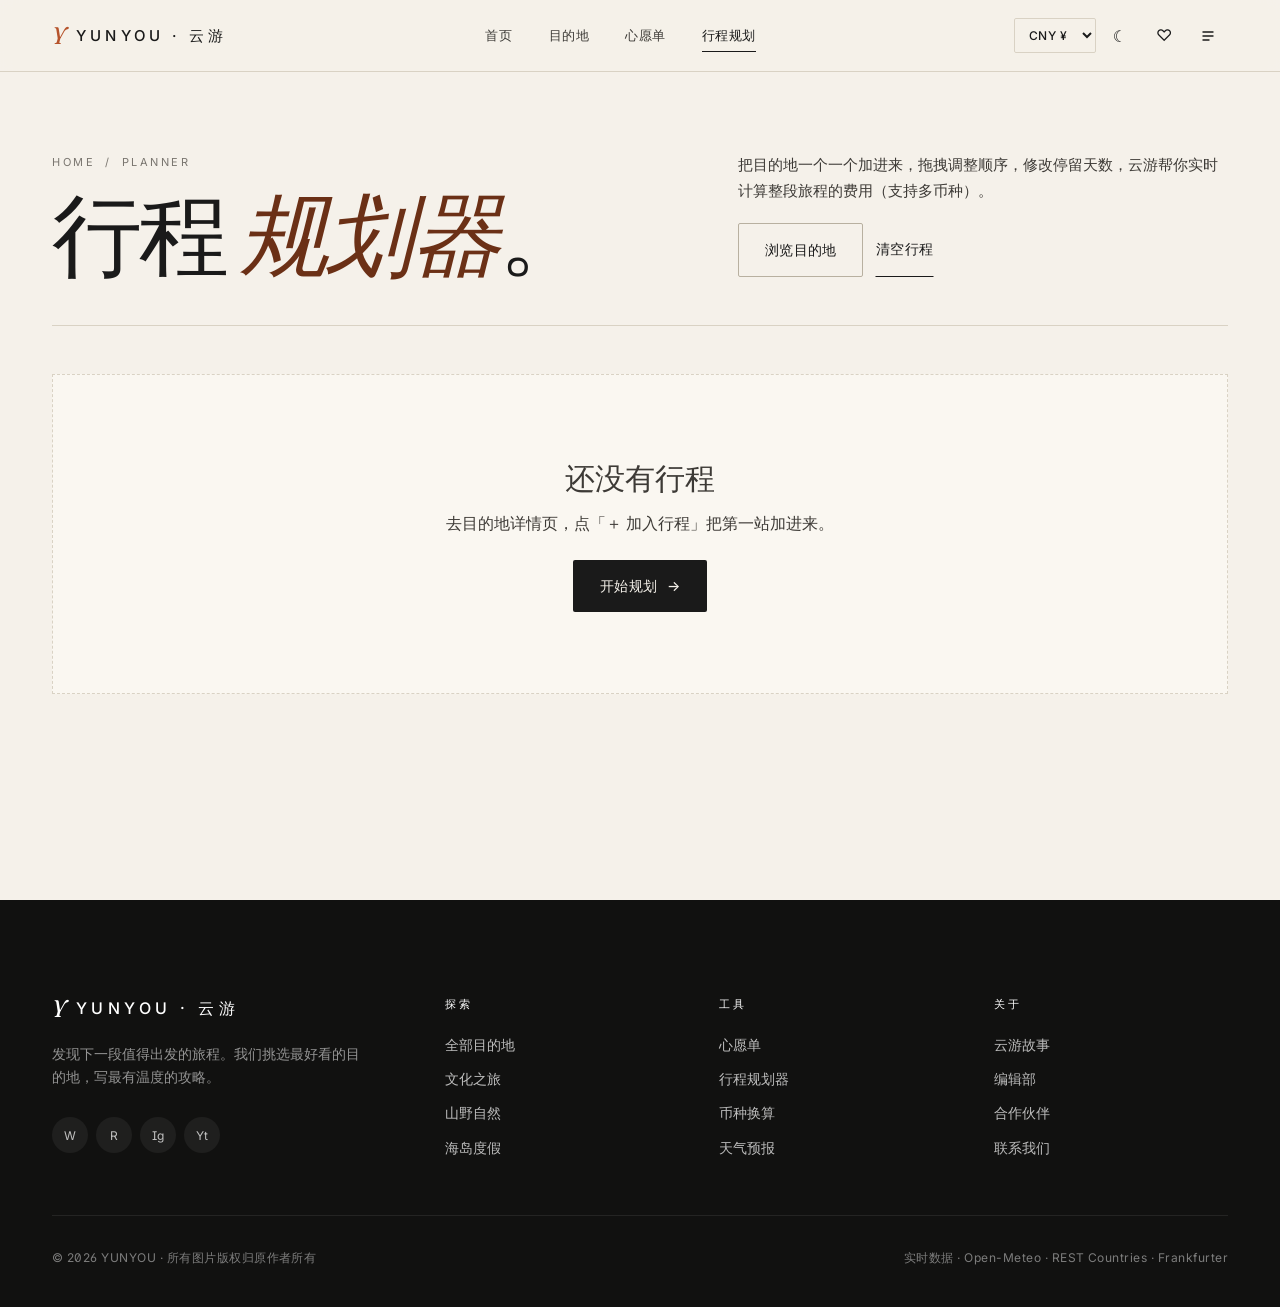
<file: planner.html>
<!DOCTYPE html>
<html lang="zh-CN">
<head>
  <meta charset="UTF-8" />
  <meta name="viewport" content="width=device-width, initial-scale=1" />
  <title>行程规划器 · 云游</title>
  <link rel="icon" href="data:image/svg+xml,%3Csvg xmlns='http://www.w3.org/2000/svg' viewBox='0 0 100 100'%3E%3Ctext y='74' font-size='80' font-family='serif' font-style='italic' fill='%23b6532b'%3EY%3C/text%3E%3C/svg%3E" />
  <link rel="preconnect" href="https://fonts.googleapis.com" />
  <link rel="preconnect" href="https://fonts.gstatic.com" crossorigin />
  <link href="https://fonts.googleapis.com/css2?family=Fraunces:ital,opsz,wght,SOFT,WONK@0,9..144,300..500,30..100,0..1;1,9..144,300..500,30..100,0..1&family=Inter:wght@400;500;600&display=swap" rel="stylesheet">
  <link rel="stylesheet" href="assets/css/main.css" />
  <link rel="stylesheet" href="assets/css/home.css" />
  <link rel="stylesheet" href="assets/css/tools.css" />
</head>
<body>
  <div data-chrome="header"></div>

  <section class="tool-page">
    <div class="container">
      <div class="tool-head">
        <div>
          <div class="crumbs">
            <a href="index.html">HOME</a><span class="sep">/</span><span>PLANNER</span>
          </div>
          <h1>行程 <em>规划器</em>。</h1>
        </div>
        <div class="summary">
          把目的地一个一个加进来，拖拽调整顺序，修改停留天数，云游帮你实时计算整段旅程的费用（支持多币种）。
          <div style="margin-top:20px;display:flex;gap:12px;">
            <a class="btn btn--outline" href="destinations.html">浏览目的地</a>
            <button class="btn btn--link" data-plan-clear>清空行程</button>
          </div>
        </div>
      </div>

      <div class="planner-grid" data-plan-body style="display:none">
        <div class="plan-list" data-plan-list></div>

        <aside class="plan-summary">
          <div class="sum-sub">SUMMARY · <span data-plan-head-count>0</span> STOPS</div>
          <h3>预算 <em>概览</em></h3>
          <div class="sum-row">
            <span class="l">目的地数量</span>
            <span class="v" data-plan-destinations>0</span>
          </div>
          <div class="sum-row">
            <span class="l">总行程时长</span>
            <span class="v" data-plan-days>0 天</span>
          </div>
          <div class="sum-row">
            <span class="l">小计</span>
            <span class="v" data-plan-subtotal>—</span>
          </div>
          <div class="sum-row">
            <span class="l">预订服务费 (8%)</span>
            <span class="v" data-plan-fee>—</span>
          </div>
          <div class="sum-total">
            <span class="l">TOTAL</span>
            <span class="v" data-plan-total>—</span>
          </div>
          <div class="sum-actions">
            <button class="btn btn--primary" data-plan-export>导出行程 <span class="arrow">↓</span></button>
            <a class="btn btn--outline" href="destinations.html">继续添加目的地</a>
          </div>
        </aside>
      </div>

      <div class="tool-empty" data-plan-empty style="display:block">
        <h3>还没有行程</h3>
        <p>去目的地详情页，点「＋ 加入行程」把第一站加进来。</p>
        <a class="btn btn--primary" href="destinations.html">开始规划 <span class="arrow">→</span></a>
      </div>
    </div>
  </section>

  <div data-chrome="footer"></div>

  <script src="assets/data/destinations.js"></script>
  <script src="assets/js/features.js"></script>
  <script src="assets/js/ui.js"></script>
  <script src="assets/js/planner.js"></script>
</body>
</html>
</file>
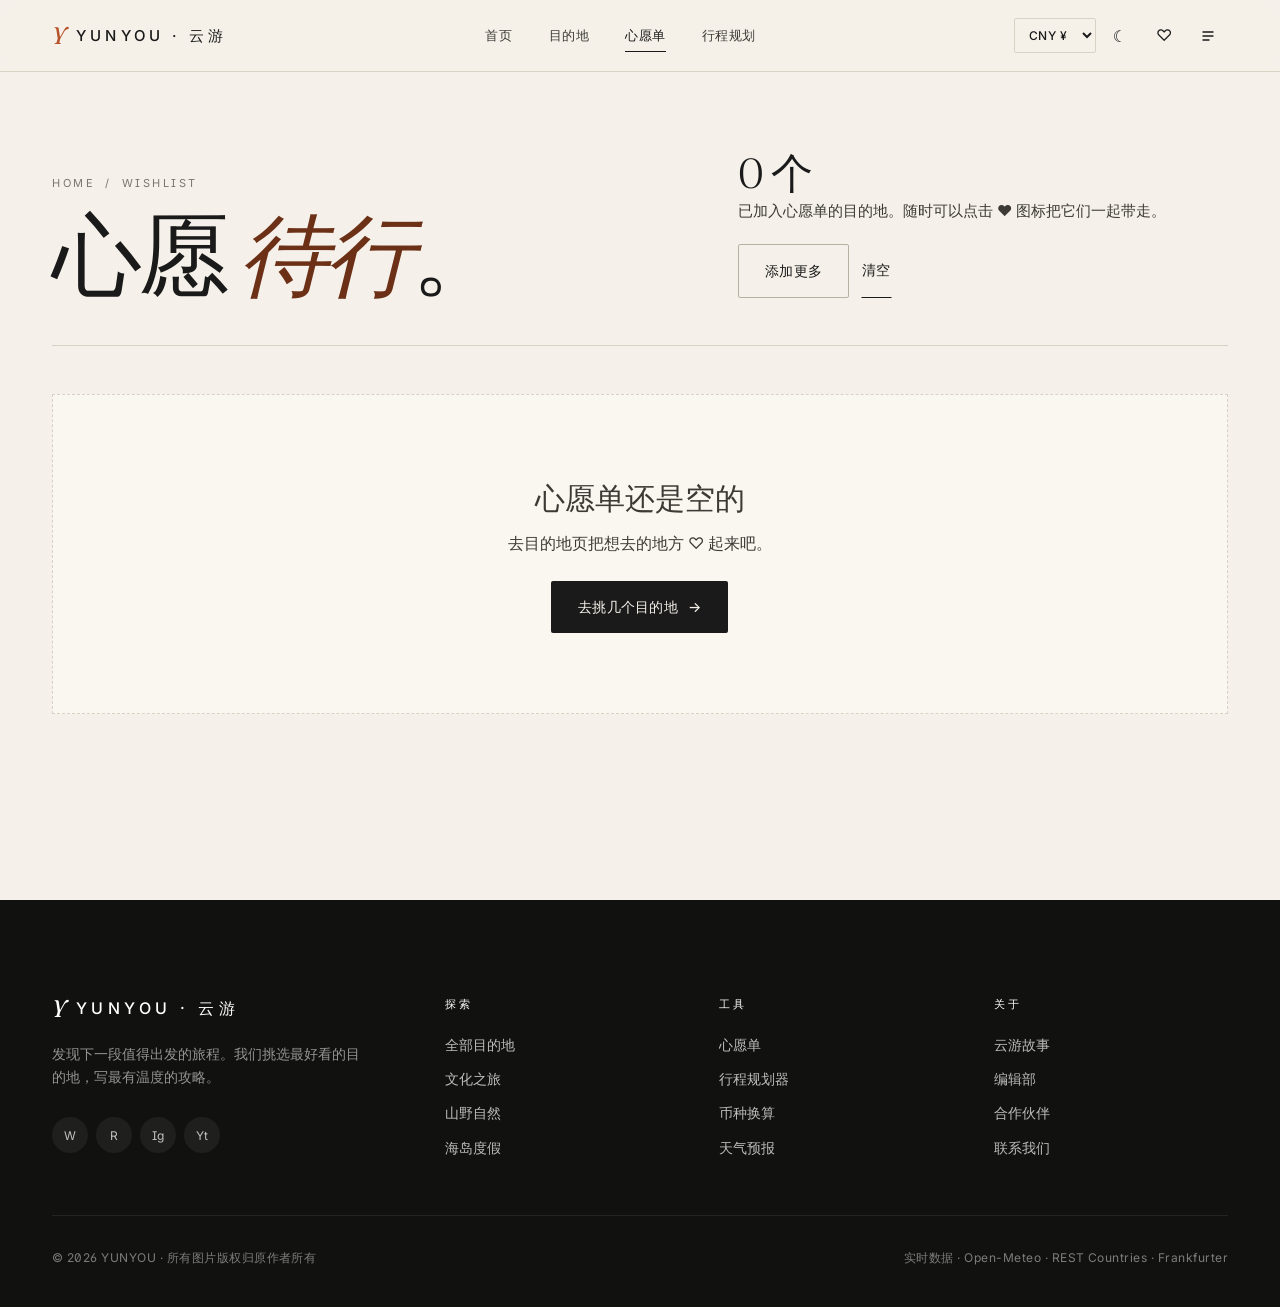
<file: wishlist.html>
<!DOCTYPE html>
<html lang="zh-CN">
<head>
  <meta charset="UTF-8" />
  <meta name="viewport" content="width=device-width, initial-scale=1" />
  <title>我的心愿单 · 云游</title>
  <link rel="icon" href="data:image/svg+xml,%3Csvg xmlns='http://www.w3.org/2000/svg' viewBox='0 0 100 100'%3E%3Ctext y='74' font-size='80' font-family='serif' font-style='italic' fill='%23b6532b'%3EY%3C/text%3E%3C/svg%3E" />
  <link rel="preconnect" href="https://fonts.googleapis.com" />
  <link rel="preconnect" href="https://fonts.gstatic.com" crossorigin />
  <link href="https://fonts.googleapis.com/css2?family=Fraunces:ital,opsz,wght,SOFT,WONK@0,9..144,300..500,30..100,0..1;1,9..144,300..500,30..100,0..1&family=Inter:wght@400;500;600&display=swap" rel="stylesheet">
  <link rel="stylesheet" href="assets/css/main.css" />
  <link rel="stylesheet" href="assets/css/home.css" />
  <link rel="stylesheet" href="assets/css/list.css" />
  <link rel="stylesheet" href="assets/css/tools.css" />
</head>
<body>
  <div data-chrome="header"></div>

  <section class="tool-page">
    <div class="container">
      <div class="tool-head">
        <div>
          <div class="crumbs">
            <a href="index.html">HOME</a><span class="sep">/</span><span>WISHLIST</span>
          </div>
          <h1>心愿 <em>待行</em>。</h1>
        </div>
        <div class="summary">
          <strong><span data-wish-total>0</span> 个</strong>
          已加入心愿单的目的地。随时可以点击 ♥ 图标把它们一起带走。
          <div style="margin-top:20px;display:flex;gap:12px;">
            <a class="btn btn--outline" href="destinations.html">添加更多</a>
            <button class="btn btn--link" data-wish-clear>清空</button>
          </div>
        </div>
      </div>

      <div class="wish-grid editorial-grid" data-wish-grid></div>

      <div class="tool-empty" data-wish-empty style="display:none">
        <h3>心愿单还是空的</h3>
        <p>去目的地页把想去的地方 ♡ 起来吧。</p>
        <a class="btn btn--primary" href="destinations.html">去挑几个目的地 <span class="arrow">→</span></a>
      </div>
    </div>
  </section>

  <div data-chrome="footer"></div>

  <script src="assets/data/destinations.js"></script>
  <script src="assets/js/features.js"></script>
  <script src="assets/js/ui.js"></script>
  <script src="assets/js/wishlist.js"></script>
</body>
</html>
</file>
<file: assets/css/main.css>
/* -------- variables -------- */
/* 灵感：杂志风 · 米白底 · 墨黑字 · 陶土色点缀 */
:root {
  --c-bg: #f5f1ea;
  --c-bg-soft: #ece6db;
  --c-paper: #faf7f1;
  --c-ink: #1a1a1a;
  --c-ink-soft: #3d3a36;
  --c-ink-mute: #7a7670;
  --c-line: #d9d2c4;
  --c-line-strong: #b8b0a0;
  --c-dark: #111110;
  --c-dark-soft: #1e1d1b;
  --c-accent: #b6532b;
  --c-accent-soft: #d77b52;
  --c-accent-ink: #6b3016;
  --c-sage: #4a5d4a;
  --c-gold: #a88537;
  --shadow-xs: 0 1px 2px rgba(26, 26, 26, 0.04);
  --shadow-sm: 0 2px 8px rgba(26, 26, 26, 0.06);
  --shadow-md: 0 12px 28px rgba(26, 26, 26, 0.08);
  --shadow-lg: 0 28px 60px rgba(26, 26, 26, 0.12);
  --radius-sm: 6px;
  --radius-md: 12px;
  --radius-lg: 18px;
  --radius-xl: 26px;
  --header-h: 72px;
  --max-w: 1240px;
  --ease-out: cubic-bezier(0.22, 1, 0.36, 1);
  --ease-spring: cubic-bezier(0.34, 1.45, 0.64, 1);
  --font-display: "Fraunces", "Noto Serif SC", "Source Han Serif SC", "Songti SC", Georgia, serif;
  --font-body: "Inter", "PingFang SC", "Noto Sans SC", "Microsoft YaHei", system-ui, -apple-system, sans-serif;
}

[data-theme="dark"] {
  --c-bg: #141311;
  --c-bg-soft: #1c1a17;
  --c-paper: #1a1814;
  --c-ink: #f0ebe1;
  --c-ink-soft: #c8c1b3;
  --c-ink-mute: #8a8479;
  --c-line: #2e2a24;
  --c-line-strong: #423d35;
  --c-dark: #0a0a09;
  --c-dark-soft: #15130f;
  --c-accent: #d77b52;
  --c-accent-soft: #e5956f;
  --c-accent-ink: #f0b492;
  --shadow-sm: 0 2px 8px rgba(0, 0, 0, 0.3);
  --shadow-md: 0 12px 28px rgba(0, 0, 0, 0.35);
  --shadow-lg: 0 28px 60px rgba(0, 0, 0, 0.5);
}

/* -------- reset -------- */
*, *::before, *::after { box-sizing: border-box; }
html, body { margin: 0; padding: 0; }
html {
  scroll-behavior: smooth;
  -webkit-text-size-adjust: 100%;
}
body {
  font-family: var(--font-body);
  color: var(--c-ink);
  background: var(--c-bg);
  line-height: 1.6;
  font-feature-settings: "ss01", "ss02";
  -webkit-font-smoothing: antialiased;
  -moz-osx-font-smoothing: grayscale;
  overflow-x: hidden;
  transition: background-color 0.4s ease, color 0.4s ease;
}
img { max-width: 100%; display: block; }
a { color: inherit; text-decoration: none; }
button { font-family: inherit; cursor: pointer; border: none; background: none; color: inherit; }
input, select, textarea { font-family: inherit; color: inherit; }
::selection { background: var(--c-ink); color: var(--c-bg); }

/* -------- utilities -------- */
.container {
  width: 100%;
  max-width: var(--max-w);
  margin: 0 auto;
  padding: 0 32px;
}
.container--wide { max-width: 1440px; }
.section {
  padding: 120px 0;
  position: relative;
}
.section--tight { padding: 80px 0; }
.section-head {
  margin: 0 auto 64px;
  max-width: 820px;
}
.section-head--center { text-align: center; }
.section-head .eyebrow {
  display: inline-flex;
  align-items: center;
  gap: 10px;
  font-size: 11px;
  letter-spacing: 3.5px;
  text-transform: uppercase;
  color: var(--c-ink-mute);
  font-weight: 500;
  margin-bottom: 20px;
}
.section-head .eyebrow::before {
  content: "";
  display: inline-block;
  width: 32px;
  height: 1px;
  background: var(--c-ink-mute);
}
.section-head--center .eyebrow::before { display: none; }
.section-head h2 {
  font-family: var(--font-display);
  font-weight: 400;
  font-size: clamp(32px, 4.6vw, 58px);
  line-height: 1.02;
  margin: 0 0 20px;
  letter-spacing: -0.025em;
  font-variation-settings: "SOFT" 50, "WONK" 0;
}
.section-head h2 em {
  font-style: italic;
  font-variation-settings: "SOFT" 100, "WONK" 1;
  color: var(--c-accent-ink);
}
.section-head p {
  color: var(--c-ink-soft);
  font-size: 17px;
  max-width: 620px;
  margin: 0;
}
.section-head--center p { margin: 0 auto; }

/* -------- buttons -------- */
.btn {
  display: inline-flex;
  align-items: center;
  gap: 10px;
  padding: 14px 26px;
  border-radius: 2px;
  font-weight: 500;
  font-size: 14px;
  letter-spacing: 0.02em;
  transition: transform 0.3s var(--ease-out), background 0.3s ease, color 0.3s ease, border-color 0.3s ease;
  will-change: transform;
  border: 1px solid transparent;
  cursor: pointer;
}
.btn--primary {
  background: var(--c-ink);
  color: var(--c-bg);
}
.btn--primary:hover {
  background: var(--c-accent);
  color: #fff;
}
.btn--outline {
  background: transparent;
  color: var(--c-ink);
  border-color: var(--c-line-strong);
}
.btn--outline:hover {
  background: var(--c-ink);
  color: var(--c-bg);
  border-color: var(--c-ink);
}
.btn--ghost {
  background: rgba(255, 255, 255, 0.08);
  color: #fff;
  border: 1px solid rgba(255, 255, 255, 0.25);
  backdrop-filter: blur(12px);
}
.btn--ghost:hover {
  background: rgba(255, 255, 255, 0.18);
}
.btn--dark {
  background: var(--c-ink);
  color: var(--c-bg);
}
.btn--link {
  padding: 10px 0;
  border-bottom: 1px solid currentColor;
  border-radius: 0;
  color: var(--c-ink);
  font-weight: 500;
}
.btn--link:hover { color: var(--c-accent); border-color: var(--c-accent); }
.btn .arrow {
  display: inline-block;
  transition: transform 0.3s var(--ease-out);
}
.btn:hover .arrow { transform: translateX(4px); }

.chip {
  display: inline-flex;
  align-items: center;
  padding: 5px 12px;
  border-radius: 999px;
  font-size: 11px;
  font-weight: 500;
  letter-spacing: 0.08em;
  text-transform: uppercase;
  background: transparent;
  color: var(--c-ink-soft);
  border: 1px solid var(--c-line);
}

/* -------- header -------- */
.site-header {
  position: fixed;
  top: 0;
  left: 0;
  right: 0;
  height: var(--header-h);
  z-index: 50;
  transition: background 0.35s ease, border-color 0.35s ease, color 0.35s ease;
  border-bottom: 1px solid transparent;
}
.site-header.is-transparent {
  background: transparent;
  color: #fff;
}
.site-header.is-solid {
  background: color-mix(in srgb, var(--c-bg) 92%, transparent);
  backdrop-filter: saturate(180%) blur(16px);
  border-bottom-color: var(--c-line);
}
.site-header .container {
  height: 100%;
  display: flex;
  align-items: center;
  justify-content: space-between;
  gap: 32px;
}
.brand {
  display: flex;
  align-items: center;
  gap: 10px;
  font-weight: 500;
  font-size: 15px;
  letter-spacing: 0.28em;
  text-transform: uppercase;
  flex-shrink: 0;
}
.brand-mark {
  font-family: var(--font-display);
  font-style: italic;
  font-weight: 400;
  font-size: 24px;
  letter-spacing: 0;
  color: var(--c-accent);
  text-transform: none;
  line-height: 1;
}
.site-header.is-transparent .brand-mark { color: #fff; }
.nav {
  display: flex;
  gap: 4px;
  align-items: center;
}
.nav a {
  padding: 10px 16px;
  font-size: 13px;
  font-weight: 500;
  letter-spacing: 0.04em;
  color: var(--c-ink-soft);
  position: relative;
  transition: color 0.2s ease;
}
.nav a::after {
  content: "";
  position: absolute;
  left: 16px;
  right: 16px;
  bottom: 4px;
  height: 1px;
  background: currentColor;
  transform: scaleX(0);
  transform-origin: left;
  transition: transform 0.35s var(--ease-out);
}
.nav a:hover { color: var(--c-ink); }
.nav a:hover::after, .nav a.is-active::after { transform: scaleX(1); }
.nav a.is-active { color: var(--c-ink); }
.site-header.is-transparent .nav a { color: rgba(255, 255, 255, 0.78); }
.site-header.is-transparent .nav a:hover,
.site-header.is-transparent .nav a.is-active { color: #fff; }

.header-tools {
  display: flex;
  align-items: center;
  gap: 4px;
}
.tool-btn {
  width: 40px;
  height: 40px;
  border-radius: 50%;
  display: inline-flex;
  align-items: center;
  justify-content: center;
  color: var(--c-ink);
  transition: background 0.2s ease, color 0.2s ease;
  position: relative;
  font-size: 16px;
}
.tool-btn:hover { background: color-mix(in srgb, var(--c-ink) 10%, transparent); }
.site-header.is-transparent .tool-btn { color: #fff; }
.site-header.is-transparent .tool-btn:hover { background: rgba(255, 255, 255, 0.15); }
.tool-btn .badge {
  position: absolute;
  top: 2px;
  right: 2px;
  background: var(--c-accent);
  color: #fff;
  font-size: 10px;
  min-width: 16px;
  height: 16px;
  border-radius: 8px;
  padding: 0 4px;
  display: none;
  align-items: center;
  justify-content: center;
  font-weight: 600;
  line-height: 1;
}
.tool-btn .badge.is-on { display: inline-flex; }
.currency-select {
  border: 1px solid var(--c-line);
  background: transparent;
  padding: 8px 10px;
  border-radius: 2px;
  font-size: 12px;
  font-weight: 500;
  letter-spacing: 0.04em;
  cursor: pointer;
  color: inherit;
  min-width: 64px;
}
.site-header.is-transparent .currency-select {
  border-color: rgba(255, 255, 255, 0.35);
  color: #fff;
}
.currency-select option { color: var(--c-ink); background: var(--c-paper); }
.nav-toggle {
  display: none;
  width: 44px;
  height: 44px;
  border-radius: 12px;
  align-items: center;
  justify-content: center;
  color: inherit;
}
.nav-toggle span {
  width: 20px;
  height: 1px;
  background: currentColor;
  position: relative;
}
.nav-toggle span::before,
.nav-toggle span::after {
  content: "";
  position: absolute;
  left: 0;
  width: 20px;
  height: 1px;
  background: currentColor;
}
.nav-toggle span::before { top: -6px; }
.nav-toggle span::after { top: 6px; }

/* -------- footer -------- */
.site-footer {
  background: var(--c-dark);
  color: rgba(255, 255, 255, 0.72);
  padding: 96px 0 40px;
  margin-top: 0;
  font-size: 14px;
}
.site-footer a { color: rgba(255, 255, 255, 0.72); transition: color 0.2s ease; }
.site-footer a:hover { color: #fff; }
.footer-top {
  display: grid;
  grid-template-columns: 1.2fr 3fr;
  gap: 80px;
  padding-bottom: 56px;
  border-bottom: 1px solid rgba(255, 255, 255, 0.08);
  align-items: start;
}
.footer-brand .brand { color: #fff; font-size: 16px; }
.footer-brand .brand-mark { color: #fff; }
.footer-brand p {
  color: rgba(255, 255, 255, 0.55);
  margin: 20px 0 28px;
  max-width: 340px;
  line-height: 1.7;
}
.footer-cols {
  display: grid;
  grid-template-columns: repeat(3, 1fr);
  gap: 40px;
}
.footer-col h4 {
  color: #fff;
  margin: 0 0 20px;
  font-size: 11px;
  letter-spacing: 3px;
  text-transform: uppercase;
  font-weight: 500;
}
.footer-col ul { list-style: none; padding: 0; margin: 0; display: grid; gap: 12px; }
.footer-bottom {
  display: flex;
  justify-content: space-between;
  align-items: center;
  padding-top: 32px;
  font-size: 12px;
  color: rgba(255, 255, 255, 0.45);
  letter-spacing: 0.04em;
}
.socials { display: flex; gap: 8px; }
.socials a {
  width: 36px;
  height: 36px;
  border-radius: 50%;
  background: rgba(255, 255, 255, 0.06);
  display: inline-flex;
  align-items: center;
  justify-content: center;
  font-size: 12px;
  letter-spacing: 0;
  transition: background 0.25s ease, color 0.25s ease;
}
.socials a:hover {
  background: var(--c-accent);
  color: #fff;
}

/* -------- reveal (scroll animation) -------- */
[data-reveal] {
  opacity: 0;
  transform: translateY(28px);
  transition: opacity 0.9s var(--ease-out), transform 0.9s var(--ease-out);
  transition-delay: var(--reveal-delay, 0s);
}
[data-reveal="left"] { transform: translateX(-36px); }
[data-reveal="right"] { transform: translateX(36px); }
[data-reveal="scale"] { transform: scale(0.95); }
[data-reveal="fade"] { transform: none; }
[data-reveal].is-visible {
  opacity: 1;
  transform: translate(0, 0) scale(1);
}

/* -------- toast -------- */
.toast-host {
  position: fixed;
  top: calc(var(--header-h) + 16px);
  right: 24px;
  z-index: 90;
  display: flex;
  flex-direction: column;
  gap: 10px;
  pointer-events: none;
}
.toast {
  background: var(--c-ink);
  color: var(--c-bg);
  padding: 14px 20px;
  border-radius: 4px;
  font-size: 14px;
  box-shadow: var(--shadow-lg);
  min-width: 240px;
  animation: toastIn 0.35s var(--ease-out), toastOut 0.3s ease 2.7s forwards;
  pointer-events: auto;
}
@keyframes toastIn {
  from { opacity: 0; transform: translateX(24px); }
  to { opacity: 1; transform: translateX(0); }
}
@keyframes toastOut {
  to { opacity: 0; transform: translateX(24px); }
}

/* -------- responsive -------- */
@media (max-width: 980px) {
  .section { padding: 88px 0; }
  .footer-top { grid-template-columns: 1fr; gap: 48px; }
  .footer-cols { grid-template-columns: repeat(3, 1fr); }
}
@media (max-width: 780px) {
  .nav { display: none; }
  .nav-toggle { display: inline-flex; }
  .header-tools .currency-select { display: none; }
  .container { padding: 0 20px; }
  .section { padding: 72px 0; }
  .footer-cols { grid-template-columns: 1fr 1fr; }
}
@media (max-width: 560px) {
  .footer-cols { grid-template-columns: 1fr; gap: 32px; }
  .footer-bottom { flex-direction: column; gap: 12px; align-items: flex-start; }
}
</file>
<file: assets/css/home.css>
/* -------- hero -------- */
.hero {
  position: relative;
  min-height: 100vh;
  color: #fff;
  overflow: hidden;
  isolation: isolate;
  display: flex;
  align-items: center;
  padding-top: var(--header-h);
}
.hero::before {
  content: "";
  position: absolute;
  inset: 0;
  background: linear-gradient(
    180deg,
    rgba(10, 10, 10, 0.5) 0%,
    rgba(10, 10, 10, 0.25) 45%,
    rgba(10, 10, 10, 0.85) 100%
  );
  z-index: 3;
}
/* 关键修复：缩放放到共享容器上，所有图共享同一套放大/位移；
   每张图之间只做 opacity 淡入淡出，消除缩放比例割裂感 */
.hero-bg-wrap {
  position: absolute;
  inset: -60px;
  z-index: 1;
  overflow: hidden;
  animation: kenburnsShared 18s ease-in-out infinite alternate;
  will-change: transform;
}
@keyframes kenburnsShared {
  0%   { transform: scale(1.02) translate(0, 0); }
  100% { transform: scale(1.12) translate(-1%, -1.5%); }
}
.hero-bg {
  position: absolute;
  inset: 0;
  background-size: cover;
  background-position: center;
  opacity: 0;
  transition: opacity 1.8s ease;
}
.hero-bg.is-current { opacity: 1; }

.hero-grain {
  position: absolute;
  inset: 0;
  z-index: 2;
  opacity: 0.15;
  mix-blend-mode: overlay;
  pointer-events: none;
  background-image: url("data:image/svg+xml;utf8,<svg xmlns='http://www.w3.org/2000/svg' width='160' height='160'><filter id='n'><feTurbulence type='fractalNoise' baseFrequency='0.9' numOctaves='2' stitchTiles='stitch'/></filter><rect width='100%' height='100%' filter='url(%23n)' opacity='0.8'/></svg>");
}

.hero-content {
  position: relative;
  z-index: 4;
  padding: 48px 0 180px;
  width: 100%;
  display: flex;
  flex-direction: column;
  min-height: calc(100vh - var(--header-h));
}
.hero-meta {
  display: flex;
  justify-content: space-between;
  align-items: flex-end;
  margin-bottom: 32px;
  gap: 32px;
  flex-wrap: wrap;
}
.hero-eyebrow {
  font-size: 11px;
  letter-spacing: 3px;
  text-transform: uppercase;
  color: rgba(255, 255, 255, 0.85);
  display: flex;
  align-items: center;
  gap: 14px;
}
.hero-eyebrow::before {
  content: "";
  width: 40px;
  height: 1px;
  background: rgba(255, 255, 255, 0.5);
}
.hero-slide-indicator {
  display: flex;
  gap: 12px;
  font-size: 12px;
  color: rgba(255, 255, 255, 0.65);
  letter-spacing: 0.04em;
  align-items: center;
}
.hero-slide-indicator .track {
  width: 120px;
  height: 1px;
  background: rgba(255, 255, 255, 0.25);
  position: relative;
  overflow: hidden;
}
.hero-slide-indicator .track span {
  position: absolute;
  left: 0;
  top: 0;
  bottom: 0;
  background: #fff;
  width: 0;
  animation: progress 6s linear infinite;
}
@keyframes progress {
  from { width: 0; }
  to   { width: 100%; }
}

.hero h1 {
  font-family: var(--font-display);
  font-weight: 300;
  font-size: clamp(56px, 10vw, 140px);
  line-height: 0.92;
  letter-spacing: -0.035em;
  margin: 0 0 32px;
  max-width: 12ch;
  font-variation-settings: "SOFT" 30, "WONK" 0;
}
.hero h1 em {
  font-style: italic;
  font-weight: 300;
  font-variation-settings: "SOFT" 100, "WONK" 1;
  color: #fff;
  opacity: 0.96;
  display: inline-block;
  animation: titleItalicIn 1.2s var(--ease-out) 0.6s both;
}
.hero h1 .line {
  display: block;
  overflow: hidden;
}
.hero h1 .line > span {
  display: inline-block;
  transform: translateY(110%);
  animation: titleLineIn 1.1s var(--ease-out) forwards;
}
.hero h1 .line:nth-child(1) > span { animation-delay: 0.1s; }
.hero h1 .line:nth-child(2) > span { animation-delay: 0.3s; }
@keyframes titleLineIn {
  to { transform: translateY(0); }
}
@keyframes titleItalicIn {
  from { opacity: 0; transform: translateY(20px); }
  to   { opacity: 0.96; transform: translateY(0); }
}

.hero-bottom {
  display: grid;
  grid-template-columns: 1.2fr 1fr;
  gap: 64px;
  align-items: end;
  margin-top: 40px;
}
.hero p.lead {
  color: rgba(255, 255, 255, 0.82);
  font-size: 17px;
  max-width: 420px;
  margin: 0;
  line-height: 1.7;
  animation: heroBottomIn 1s var(--ease-out) 0.9s both;
}
.hero-actions {
  display: flex;
  gap: 16px;
  flex-wrap: wrap;
  animation: heroBottomIn 1s var(--ease-out) 1s both;
}
@keyframes heroBottomIn {
  from { opacity: 0; transform: translateY(24px); }
  to   { opacity: 1; transform: translateY(0); }
}

.hero-search {
  position: absolute;
  left: 32px;
  right: 32px;
  bottom: 40px;
  z-index: 5;
  display: grid;
  grid-template-columns: 1.3fr 1fr 1fr auto;
  background: rgba(255, 255, 255, 0.08);
  backdrop-filter: blur(20px);
  border: 1px solid rgba(255, 255, 255, 0.18);
  border-radius: 2px;
  max-width: 860px;
  margin: 0 auto;
  animation: heroBottomIn 1.1s var(--ease-out) 1.2s both;
}
.hero-search .field {
  padding: 18px 24px;
  border-right: 1px solid rgba(255, 255, 255, 0.14);
  min-width: 0;
}
.hero-search .field:last-of-type { border-right: none; }
.hero-search label {
  display: block;
  font-size: 10px;
  letter-spacing: 2.5px;
  text-transform: uppercase;
  color: rgba(255, 255, 255, 0.65);
  margin-bottom: 6px;
}
.hero-search input,
.hero-search select {
  width: 100%;
  border: none;
  background: transparent;
  color: #fff;
  font-size: 15px;
  padding: 0;
  outline: none;
}
.hero-search input::placeholder { color: rgba(255, 255, 255, 0.5); }
.hero-search select option { color: var(--c-ink); }
.hero-search .btn {
  border-radius: 0;
  background: #fff;
  color: var(--c-ink);
  padding: 0 32px;
}
.hero-search .btn:hover { background: var(--c-accent); color: #fff; }

/* -------- marquee -------- */
.marquee {
  border-top: 1px solid var(--c-line);
  border-bottom: 1px solid var(--c-line);
  padding: 28px 0;
  overflow: hidden;
  background: var(--c-bg);
  font-family: var(--font-display);
  font-weight: 300;
  font-size: clamp(24px, 3vw, 36px);
  letter-spacing: -0.01em;
}
.marquee-track {
  display: flex;
  gap: 60px;
  white-space: nowrap;
  animation: marquee 40s linear infinite;
  width: max-content;
}
.marquee-track span { display: inline-flex; align-items: center; gap: 60px; color: var(--c-ink); }
.marquee-track em { font-style: italic; color: var(--c-accent); font-variation-settings: "SOFT" 100, "WONK" 1; }
.marquee-track .dot { display: inline-block; width: 6px; height: 6px; background: var(--c-ink); border-radius: 50%; }
@keyframes marquee {
  from { transform: translateX(0); }
  to   { transform: translateX(-50%); }
}

/* -------- intro block (first scroll reveal) -------- */
.intro {
  padding: 140px 0 80px;
  background: var(--c-bg);
}
.intro-grid {
  display: grid;
  grid-template-columns: 1fr 1.4fr;
  gap: 96px;
  align-items: start;
}
.intro-label {
  font-size: 11px;
  letter-spacing: 3.5px;
  text-transform: uppercase;
  color: var(--c-ink-mute);
  position: sticky;
  top: calc(var(--header-h) + 32px);
}
.intro-label .num {
  font-family: var(--font-display);
  font-style: italic;
  font-weight: 400;
  font-size: 48px;
  color: var(--c-accent);
  letter-spacing: 0;
  text-transform: none;
  display: block;
  margin-bottom: 8px;
}
.intro h2 {
  font-family: var(--font-display);
  font-weight: 300;
  font-size: clamp(30px, 4.4vw, 56px);
  line-height: 1.08;
  letter-spacing: -0.025em;
  margin: 0 0 32px;
  font-variation-settings: "SOFT" 40, "WONK" 0;
}
.intro h2 em {
  font-style: italic;
  font-variation-settings: "SOFT" 100, "WONK" 1;
  color: var(--c-accent-ink);
}
.intro-body {
  font-size: 17px;
  color: var(--c-ink-soft);
  line-height: 1.8;
  max-width: 620px;
  margin: 0 0 32px;
}
.intro-stats {
  display: grid;
  grid-template-columns: repeat(3, 1fr);
  gap: 32px;
  padding-top: 40px;
  border-top: 1px solid var(--c-line);
}
.intro-stats .stat-num {
  font-family: var(--font-display);
  font-weight: 300;
  font-size: clamp(36px, 4vw, 52px);
  line-height: 1;
  color: var(--c-ink);
  letter-spacing: -0.02em;
}
.intro-stats .stat-num small {
  font-family: var(--font-body);
  font-size: 0.35em;
  color: var(--c-ink-mute);
  margin-left: 4px;
  letter-spacing: 0.1em;
}
.intro-stats .stat-label {
  margin-top: 8px;
  font-size: 12px;
  color: var(--c-ink-mute);
  letter-spacing: 0.1em;
  text-transform: uppercase;
}

/* -------- editorial collection -------- */
.collection {
  padding: 80px 0 120px;
  background: var(--c-bg);
}
.collection-head {
  display: grid;
  grid-template-columns: 1fr auto;
  align-items: end;
  gap: 32px;
  margin-bottom: 56px;
  padding-bottom: 32px;
  border-bottom: 1px solid var(--c-line);
}
.collection-head .title-block h2 {
  font-family: var(--font-display);
  font-weight: 300;
  font-size: clamp(34px, 5vw, 64px);
  line-height: 1;
  margin: 16px 0 0;
  letter-spacing: -0.03em;
}
.collection-head .title-block h2 em {
  font-style: italic;
  color: var(--c-accent-ink);
  font-variation-settings: "SOFT" 100, "WONK" 1;
}
.collection-head .kicker {
  font-size: 11px;
  letter-spacing: 3px;
  color: var(--c-ink-mute);
  text-transform: uppercase;
  display: flex;
  align-items: center;
  gap: 12px;
}
.collection-head .kicker::before {
  content: "";
  width: 32px;
  height: 1px;
  background: var(--c-ink-mute);
}
.collection-head .meta-right {
  text-align: right;
  font-size: 13px;
  color: var(--c-ink-soft);
  max-width: 360px;
  line-height: 1.7;
}

.editorial-grid {
  display: grid;
  grid-template-columns: repeat(12, 1fr);
  gap: 24px;
  row-gap: 80px;
}
.ed-card {
  grid-column: span 4;
  display: flex;
  flex-direction: column;
  color: var(--c-ink);
  cursor: pointer;
}
.ed-card.is-feature { grid-column: span 8; }
.ed-card.is-tall { grid-column: span 4; grid-row: span 2; }
.ed-card .media {
  position: relative;
  aspect-ratio: 3/4;
  overflow: hidden;
  background: var(--c-bg-soft);
}
.ed-card.is-feature .media { aspect-ratio: 4/3; }
.ed-card .media img {
  width: 100%;
  height: 100%;
  object-fit: cover;
  transition: transform 1.2s var(--ease-out), filter 0.5s ease;
}
.ed-card:hover .media img { transform: scale(1.04); filter: brightness(0.96); }
.ed-card .media .corner {
  position: absolute;
  top: 20px;
  left: 20px;
  font-size: 10px;
  letter-spacing: 3px;
  text-transform: uppercase;
  background: rgba(255, 255, 255, 0.92);
  padding: 5px 10px;
  color: var(--c-ink);
  backdrop-filter: blur(6px);
}
.ed-card .media .index {
  position: absolute;
  bottom: 20px;
  right: 24px;
  font-family: var(--font-display);
  font-weight: 300;
  font-size: 56px;
  color: #fff;
  line-height: 1;
  mix-blend-mode: difference;
  opacity: 0.85;
}
.ed-card .info {
  padding: 24px 0 0;
  display: flex;
  flex-direction: column;
  gap: 8px;
}
.ed-card .info .place-meta {
  font-size: 11px;
  letter-spacing: 0.16em;
  text-transform: uppercase;
  color: var(--c-ink-mute);
  display: flex;
  justify-content: space-between;
  align-items: center;
}
.ed-card .info .place-meta .rating { color: var(--c-ink); font-weight: 500; letter-spacing: 0.04em; }
.ed-card h3 {
  font-family: var(--font-display);
  font-weight: 400;
  font-size: clamp(22px, 2.2vw, 30px);
  line-height: 1.1;
  margin: 4px 0 6px;
  letter-spacing: -0.01em;
}
.ed-card h3 em { font-style: italic; color: var(--c-accent-ink); }
.ed-card .tagline {
  font-size: 14px;
  color: var(--c-ink-soft);
  line-height: 1.5;
  margin: 0;
}
.ed-card .info-foot {
  display: flex;
  justify-content: space-between;
  align-items: center;
  margin-top: 12px;
  padding-top: 16px;
  border-top: 1px solid var(--c-line);
  font-size: 13px;
}
.ed-card .info-foot .price {
  color: var(--c-ink);
  font-weight: 500;
  font-variant-numeric: tabular-nums;
}
.ed-card .info-foot .view {
  color: var(--c-ink-mute);
  text-transform: uppercase;
  letter-spacing: 0.16em;
  font-size: 11px;
  transition: color 0.25s ease;
}
.ed-card:hover .info-foot .view { color: var(--c-accent); }

.collection-foot {
  margin-top: 80px;
  text-align: center;
}

/* -------- themes (redesigned) -------- */
.themes {
  padding: 120px 0;
  background: var(--c-bg-soft);
  border-top: 1px solid var(--c-line);
  border-bottom: 1px solid var(--c-line);
}
.themes-rail {
  display: grid;
  grid-template-columns: repeat(4, 1fr);
  gap: 0;
  margin-top: 48px;
}
.theme-card {
  position: relative;
  display: flex;
  flex-direction: column;
  padding: 40px 36px 36px;
  min-height: 380px;
  border-right: 1px solid var(--c-line);
  transition: background 0.4s ease, color 0.4s ease;
  cursor: pointer;
  isolation: isolate;
  overflow: hidden;
}
.theme-card:last-child { border-right: none; }
.theme-card::before {
  content: "";
  position: absolute;
  inset: 0;
  background-image: var(--img);
  background-size: cover;
  background-position: center;
  opacity: 0;
  transition: opacity 0.5s ease;
  z-index: 1;
}
.theme-card::after {
  content: "";
  position: absolute;
  inset: 0;
  background: rgba(10, 10, 10, 0.55);
  opacity: 0;
  transition: opacity 0.5s ease;
  z-index: 2;
}
.theme-card:hover::before, .theme-card:hover::after { opacity: 1; }
.theme-card:hover { color: #fff; }
.theme-card > * { position: relative; z-index: 3; }
.theme-card .t-num {
  font-family: var(--font-display);
  font-style: italic;
  font-weight: 300;
  font-size: 36px;
  line-height: 1;
  color: var(--c-accent);
  margin-bottom: auto;
}
.theme-card:hover .t-num { color: var(--c-accent-soft); }
.theme-card h3 {
  font-family: var(--font-display);
  font-weight: 300;
  font-size: 36px;
  line-height: 1.02;
  margin: 0 0 10px;
  letter-spacing: -0.02em;
}
.theme-card p {
  margin: 0 0 20px;
  font-size: 14px;
  color: var(--c-ink-soft);
  max-width: 260px;
  line-height: 1.6;
  transition: color 0.4s ease;
}
.theme-card:hover p { color: rgba(255, 255, 255, 0.85); }
.theme-card .t-arrow {
  font-size: 11px;
  letter-spacing: 3px;
  text-transform: uppercase;
  display: inline-flex;
  align-items: center;
  gap: 10px;
  color: var(--c-ink);
}
.theme-card:hover .t-arrow { color: #fff; }
.theme-card .t-arrow svg { transition: transform 0.3s var(--ease-out); }
.theme-card:hover .t-arrow svg { transform: translateX(6px); }

/* -------- journal (editor notes) -------- */
.journal {
  padding: 120px 0;
  background: var(--c-paper);
}
.journal-list {
  display: grid;
  gap: 0;
  margin-top: 56px;
}
.journal-item {
  display: grid;
  grid-template-columns: 1.3fr 1fr 1fr;
  gap: 48px;
  padding: 40px 0;
  border-top: 1px solid var(--c-line);
  align-items: center;
  transition: background 0.4s ease, padding 0.4s ease;
  position: relative;
  cursor: pointer;
}
.journal-item:last-child { border-bottom: 1px solid var(--c-line); }
.journal-item:hover { padding: 40px 24px; background: color-mix(in srgb, var(--c-accent) 6%, transparent); }
.journal-item .jm-title {
  font-family: var(--font-display);
  font-weight: 300;
  font-size: clamp(22px, 2.6vw, 36px);
  line-height: 1.05;
  margin: 0;
  letter-spacing: -0.01em;
}
.journal-item .jm-title em { font-style: italic; color: var(--c-accent-ink); }
.journal-item .jm-excerpt {
  font-size: 14px;
  color: var(--c-ink-soft);
  line-height: 1.6;
  margin: 0;
}
.journal-item .jm-right {
  display: flex;
  justify-content: space-between;
  align-items: center;
}
.journal-item .jm-meta {
  font-size: 12px;
  color: var(--c-ink-mute);
  letter-spacing: 0.08em;
  text-transform: uppercase;
}
.journal-item .jm-thumb {
  width: 84px;
  height: 84px;
  object-fit: cover;
  background: var(--c-bg-soft);
  transition: transform 0.5s var(--ease-out);
}
.journal-item:hover .jm-thumb { transform: scale(1.06); }
.journal-item .jm-num {
  font-family: var(--font-display);
  font-style: italic;
  font-weight: 300;
  font-size: 32px;
  color: var(--c-accent);
  line-height: 1;
  display: inline-block;
  margin-bottom: 10px;
}

/* -------- interlude (dark break) -------- */
.interlude {
  background: var(--c-dark);
  color: #f0ebe1;
  padding: 140px 0;
  position: relative;
  overflow: hidden;
  isolation: isolate;
}
.interlude::before {
  content: "";
  position: absolute;
  inset: 0;
  background-image: url("https://images.unsplash.com/photo-1476514525535-07fb3b4ae5f1?auto=format&fit=crop&w=1800&q=80");
  background-size: cover;
  background-position: center;
  opacity: 0.22;
  filter: grayscale(0.3);
  z-index: 1;
}
.interlude::after {
  content: "";
  position: absolute;
  inset: 0;
  background: linear-gradient(180deg, rgba(10,10,10,0.75), rgba(10,10,10,0.85));
  z-index: 2;
}
.interlude .container { position: relative; z-index: 3; max-width: 980px; }
.interlude .kicker {
  font-size: 11px;
  letter-spacing: 3.5px;
  text-transform: uppercase;
  color: var(--c-accent-soft);
  margin-bottom: 32px;
  display: flex;
  align-items: center;
  justify-content: center;
  gap: 12px;
}
.interlude .kicker::before, .interlude .kicker::after {
  content: "";
  width: 40px;
  height: 1px;
  background: var(--c-accent-soft);
}
.interlude h2 {
  font-family: var(--font-display);
  font-weight: 300;
  font-size: clamp(36px, 5.6vw, 72px);
  line-height: 1.04;
  text-align: center;
  letter-spacing: -0.025em;
  margin: 0 0 24px;
  font-variation-settings: "SOFT" 30, "WONK" 0;
}
.interlude h2 em {
  font-style: italic;
  color: var(--c-accent-soft);
  font-variation-settings: "SOFT" 100, "WONK" 1;
}
.interlude p {
  text-align: center;
  max-width: 580px;
  margin: 0 auto 40px;
  font-size: 17px;
  color: rgba(240, 235, 225, 0.8);
  line-height: 1.7;
}
.interlude .actions {
  display: flex;
  justify-content: center;
  gap: 16px;
  flex-wrap: wrap;
}

/* -------- testimonials -------- */
.testimonials {
  padding: 120px 0;
  background: var(--c-bg);
}
.testimonial-grid {
  display: grid;
  grid-template-columns: repeat(3, 1fr);
  gap: 0;
  margin-top: 56px;
  border-top: 1px solid var(--c-line);
  border-bottom: 1px solid var(--c-line);
}
.testimonial {
  padding: 40px 36px;
  border-right: 1px solid var(--c-line);
  display: flex;
  flex-direction: column;
  gap: 24px;
  transition: background 0.35s ease;
}
.testimonial:last-child { border-right: none; }
.testimonial:hover { background: color-mix(in srgb, var(--c-ink) 3%, transparent); }
.testimonial .stars {
  color: var(--c-accent);
  font-size: 14px;
  letter-spacing: 3px;
}
.testimonial blockquote {
  font-family: var(--font-display);
  font-weight: 300;
  font-size: 22px;
  line-height: 1.35;
  margin: 0;
  color: var(--c-ink);
  letter-spacing: -0.01em;
  font-style: italic;
}
.testimonial blockquote::before { content: "“"; color: var(--c-accent); margin-right: 2px; }
.testimonial blockquote::after { content: "”"; color: var(--c-accent); margin-left: 2px; }
.testimonial .person {
  display: flex;
  gap: 14px;
  align-items: center;
  margin-top: auto;
  padding-top: 16px;
  border-top: 1px solid var(--c-line);
}
.testimonial .person img {
  width: 40px;
  height: 40px;
  border-radius: 50%;
  object-fit: cover;
}
.testimonial .person .name { font-size: 14px; font-weight: 500; }
.testimonial .person .role { font-size: 12px; color: var(--c-ink-mute); letter-spacing: 0.04em; }

/* -------- subscribe strip -------- */
.subscribe {
  padding: 96px 0;
  background: var(--c-bg-soft);
  border-top: 1px solid var(--c-line);
}
.subscribe-wrap {
  display: grid;
  grid-template-columns: 1fr 1fr;
  gap: 64px;
  align-items: end;
}
.subscribe h2 {
  font-family: var(--font-display);
  font-weight: 300;
  font-size: clamp(32px, 4.2vw, 52px);
  line-height: 1.05;
  letter-spacing: -0.025em;
  margin: 0 0 16px;
}
.subscribe h2 em { font-style: italic; color: var(--c-accent-ink); }
.subscribe p { color: var(--c-ink-soft); font-size: 15px; max-width: 420px; margin: 0; }
.subscribe form {
  display: flex;
  border-bottom: 1px solid var(--c-ink);
  padding-bottom: 8px;
  align-items: center;
  gap: 12px;
}
.subscribe input {
  flex: 1;
  border: none;
  background: transparent;
  outline: none;
  font-size: 16px;
  padding: 12px 0;
  color: var(--c-ink);
}
.subscribe button {
  background: transparent;
  color: var(--c-ink);
  font-size: 12px;
  letter-spacing: 3px;
  text-transform: uppercase;
  padding: 0;
  display: inline-flex;
  align-items: center;
  gap: 10px;
}
.subscribe button:hover { color: var(--c-accent); }

/* -------- responsive -------- */
@media (max-width: 980px) {
  .hero-search { grid-template-columns: 1fr 1fr; }
  .hero-search .field { border-bottom: 1px solid rgba(255,255,255,0.14); }
  .hero-search .field:nth-child(2n) { border-right: none; }
  .hero-search .btn { grid-column: 1 / -1; padding: 18px; }
  .hero-bottom { grid-template-columns: 1fr; gap: 32px; }
  .intro-grid { grid-template-columns: 1fr; gap: 40px; }
  .intro-label { position: static; }
  .editorial-grid { grid-template-columns: repeat(6, 1fr); }
  .ed-card, .ed-card.is-feature, .ed-card.is-tall { grid-column: span 3; grid-row: auto; }
  .themes-rail { grid-template-columns: 1fr 1fr; }
  .theme-card { border-bottom: 1px solid var(--c-line); }
  .theme-card:nth-child(2n) { border-right: none; }
  .journal-item { grid-template-columns: 1fr; gap: 16px; }
  .journal-item:hover { padding: 40px 16px; }
  .testimonial-grid { grid-template-columns: 1fr; }
  .testimonial { border-right: none; border-bottom: 1px solid var(--c-line); }
  .subscribe-wrap { grid-template-columns: 1fr; gap: 40px; }
}
@media (max-width: 620px) {
  .hero-search { position: static; max-width: none; margin: 40px -20px 0; }
  .hero-content { padding: 48px 0 80px; }
  .editorial-grid { grid-template-columns: 1fr; }
  .ed-card, .ed-card.is-feature, .ed-card.is-tall { grid-column: span 1; }
  .themes-rail { grid-template-columns: 1fr; }
  .theme-card { border-right: none; min-height: 280px; }
  .collection-head { grid-template-columns: 1fr; align-items: start; }
  .collection-head .meta-right { text-align: left; }
}
</file>
<file: assets/css/tools.css>
/* -------- wishlist / planner shared -------- */
.tool-page {
  padding-top: calc(var(--header-h) + 80px);
  padding-bottom: 120px;
  background: var(--c-bg);
  min-height: 100vh;
}
.tool-head {
  display: grid;
  grid-template-columns: 1.3fr 1fr;
  gap: 48px;
  align-items: end;
  padding-bottom: 48px;
  margin-bottom: 48px;
  border-bottom: 1px solid var(--c-line);
}
.tool-head .crumbs {
  display: flex;
  gap: 10px;
  color: var(--c-ink-mute);
  font-size: 11px;
  letter-spacing: 2.5px;
  text-transform: uppercase;
  margin-bottom: 20px;
  align-items: center;
}
.tool-head .crumbs a { color: var(--c-ink-mute); }
.tool-head .crumbs a:hover { color: var(--c-ink); }
.tool-head h1 {
  font-family: var(--font-display);
  font-weight: 300;
  font-size: clamp(42px, 7vw, 96px);
  line-height: 0.95;
  letter-spacing: -0.035em;
  margin: 0;
  font-variation-settings: "SOFT" 30, "WONK" 0;
}
.tool-head h1 em { font-style: italic; color: var(--c-accent-ink); font-variation-settings: "SOFT" 100, "WONK" 1; }
.tool-head .summary {
  font-size: 15px;
  color: var(--c-ink-soft);
  line-height: 1.7;
}
.tool-head .summary strong {
  display: block;
  font-family: var(--font-display);
  font-weight: 300;
  font-size: 42px;
  color: var(--c-ink);
  margin-bottom: 4px;
  letter-spacing: -0.02em;
  line-height: 1;
}

.tool-empty {
  padding: 80px 20px;
  text-align: center;
  border: 1px dashed var(--c-line);
  background: var(--c-paper);
  color: var(--c-ink-soft);
}
.tool-empty h3 {
  font-family: var(--font-display);
  font-weight: 300;
  font-size: 30px;
  margin: 0 0 8px;
}
.tool-empty p { max-width: 480px; margin: 0 auto 24px; }

/* planner layout */
.planner-grid {
  display: grid;
  grid-template-columns: 1.4fr 1fr;
  gap: 48px;
  align-items: start;
}
.plan-list { display: grid; gap: 12px; }
.plan-item {
  display: grid;
  grid-template-columns: auto 80px 1fr auto auto auto;
  gap: 16px;
  align-items: center;
  padding: 16px 20px;
  background: var(--c-paper);
  border: 1px solid var(--c-line);
  transition: border-color 0.2s ease, transform 0.2s ease;
}
.plan-item:hover { border-color: var(--c-ink); }
.plan-item .handle {
  font-size: 18px;
  color: var(--c-ink-mute);
  cursor: grab;
  user-select: none;
}
.plan-item .thumb {
  width: 80px;
  height: 60px;
  object-fit: cover;
  background: var(--c-bg-soft);
}
.plan-item .info .name { font-family: var(--font-display); font-weight: 400; font-size: 18px; margin: 0; }
.plan-item .info .sub { font-size: 12px; color: var(--c-ink-mute); letter-spacing: 0.04em; margin-top: 2px; }
.plan-item .days {
  display: flex;
  align-items: center;
  gap: 6px;
  font-size: 12px;
  color: var(--c-ink-soft);
}
.plan-item .days input {
  width: 48px;
  padding: 6px 8px;
  border: 1px solid var(--c-line);
  background: transparent;
  text-align: center;
  font-family: var(--font-display);
  font-size: 16px;
  color: var(--c-ink);
}
.plan-item .days input:focus { outline: none; border-color: var(--c-ink); }
.plan-item .price {
  font-family: var(--font-display);
  font-weight: 400;
  font-size: 18px;
  color: var(--c-ink);
  font-variant-numeric: tabular-nums;
  text-align: right;
}
.plan-item .remove {
  width: 32px;
  height: 32px;
  border-radius: 50%;
  background: transparent;
  color: var(--c-ink-mute);
  border: 1px solid var(--c-line);
  transition: all 0.2s ease;
  display: inline-flex;
  align-items: center;
  justify-content: center;
}
.plan-item .remove:hover { border-color: var(--c-accent); color: var(--c-accent); }
.plan-item.dragging { opacity: 0.4; }
.plan-item.drop-target { border-color: var(--c-accent); border-style: dashed; }

.plan-summary {
  position: sticky;
  top: calc(var(--header-h) + 32px);
  background: var(--c-paper);
  border: 1px solid var(--c-line);
  padding: 32px;
}
.plan-summary h3 {
  font-family: var(--font-display);
  font-weight: 300;
  font-size: 28px;
  margin: 0 0 4px;
}
.plan-summary h3 em { font-style: italic; color: var(--c-accent-ink); }
.plan-summary .sum-sub { font-size: 12px; color: var(--c-ink-mute); letter-spacing: 0.08em; text-transform: uppercase; margin-bottom: 24px; }
.sum-row {
  display: flex;
  justify-content: space-between;
  padding: 14px 0;
  border-bottom: 1px solid var(--c-line);
  font-size: 14px;
}
.sum-row .l { color: var(--c-ink-soft); }
.sum-row .v { color: var(--c-ink); font-variant-numeric: tabular-nums; font-weight: 500; }
.sum-total {
  display: flex;
  justify-content: space-between;
  align-items: baseline;
  padding: 24px 0 0;
  margin-top: 8px;
}
.sum-total .l { font-size: 11px; letter-spacing: 0.22em; text-transform: uppercase; color: var(--c-ink-mute); }
.sum-total .v {
  font-family: var(--font-display);
  font-weight: 300;
  font-size: 42px;
  letter-spacing: -0.02em;
  color: var(--c-ink);
  font-variant-numeric: tabular-nums;
}
.sum-actions { margin-top: 24px; display: grid; gap: 10px; }

/* wishlist grid uses ed-card */
.wish-grid {
  display: grid;
  grid-template-columns: repeat(3, 1fr);
  gap: 24px;
  row-gap: 56px;
}
.wish-grid .ed-card,
.wish-grid .ed-card.is-feature,
.wish-grid .ed-card.is-tall {
  grid-column: auto;
  grid-row: auto;
}

@media (max-width: 980px) {
  .tool-head { grid-template-columns: 1fr; gap: 24px; }
  .planner-grid { grid-template-columns: 1fr; }
  .plan-summary { position: static; }
  .plan-item { grid-template-columns: auto 60px 1fr auto auto; row-gap: 8px; }
  .plan-item .price { grid-column: 3 / 5; text-align: left; }
  .wish-grid { grid-template-columns: repeat(2, 1fr); row-gap: 40px; }
}
@media (max-width: 560px) {
  .plan-item { grid-template-columns: auto 1fr auto; }
  .plan-item .thumb, .plan-item .days { display: none; }
  .wish-grid { grid-template-columns: 1fr; }
}
</file>
<file: assets/css/list.css>
/* -------- page hero (list) -------- */
.page-hero {
  padding-top: calc(var(--header-h) + 80px);
  padding-bottom: 48px;
  background: var(--c-bg);
  border-bottom: 1px solid var(--c-line);
}
.page-hero .crumbs {
  display: flex;
  gap: 10px;
  color: var(--c-ink-mute);
  font-size: 11px;
  letter-spacing: 2.5px;
  text-transform: uppercase;
  margin-bottom: 32px;
  align-items: center;
}
.page-hero .crumbs a { color: var(--c-ink-mute); transition: color 0.2s ease; }
.page-hero .crumbs a:hover { color: var(--c-ink); }
.page-hero .crumbs .sep { color: var(--c-line-strong); }
.page-hero h1 {
  font-family: var(--font-display);
  font-weight: 300;
  font-size: clamp(48px, 8vw, 120px);
  line-height: 0.95;
  letter-spacing: -0.035em;
  margin: 0 0 24px;
  font-variation-settings: "SOFT" 30, "WONK" 0;
}
.page-hero h1 em {
  font-style: italic;
  font-variation-settings: "SOFT" 100, "WONK" 1;
  color: var(--c-accent-ink);
}
.page-hero .lead {
  color: var(--c-ink-soft);
  max-width: 620px;
  font-size: 17px;
  margin: 0;
  line-height: 1.7;
}

/* -------- toolbar -------- */
.toolbar {
  padding: 32px 0;
  background: var(--c-bg);
  border-bottom: 1px solid var(--c-line);
  position: sticky;
  top: var(--header-h);
  z-index: 10;
  backdrop-filter: blur(12px);
}
.toolbar-row {
  display: grid;
  grid-template-columns: 1.3fr auto auto;
  gap: 24px;
  align-items: center;
}
.toolbar .search {
  display: flex;
  align-items: center;
  gap: 12px;
  border-bottom: 1px solid var(--c-line);
  padding: 8px 0;
  transition: border-color 0.25s ease;
}
.toolbar .search:focus-within { border-color: var(--c-ink); }
.toolbar .search svg { color: var(--c-ink-mute); flex-shrink: 0; }
.toolbar input[type="search"] {
  flex: 1;
  border: none;
  outline: none;
  background: transparent;
  font-size: 15px;
  padding: 6px 0;
  color: var(--c-ink);
  min-width: 0;
}
.toolbar input[type="search"]::placeholder { color: var(--c-ink-mute); }
.toolbar select {
  border: 1px solid var(--c-line);
  border-radius: 2px;
  padding: 10px 36px 10px 14px;
  background: transparent url("data:image/svg+xml;utf8,<svg xmlns='http://www.w3.org/2000/svg' width='10' height='6' viewBox='0 0 10 6'><path fill='none' stroke='%231a1a1a' stroke-width='1.2' d='M1 1l4 4 4-4'/></svg>") no-repeat right 14px center;
  -webkit-appearance: none;
  appearance: none;
  font-size: 13px;
  letter-spacing: 0.04em;
  cursor: pointer;
  color: var(--c-ink);
  transition: border-color 0.2s ease;
  min-width: 160px;
}
.toolbar select:hover { border-color: var(--c-ink); }

[data-theme="dark"] .toolbar select {
  background-image: url("data:image/svg+xml;utf8,<svg xmlns='http://www.w3.org/2000/svg' width='10' height='6' viewBox='0 0 10 6'><path fill='none' stroke='%23f0ebe1' stroke-width='1.2' d='M1 1l4 4 4-4'/></svg>");
}

/* theme chips */
.filter-chips {
  display: flex;
  gap: 10px;
  flex-wrap: wrap;
  padding: 24px 0 0;
}
.filter-chips button {
  padding: 7px 14px;
  border-radius: 999px;
  background: transparent;
  color: var(--c-ink-soft);
  font-size: 12px;
  font-weight: 500;
  letter-spacing: 0.04em;
  border: 1px solid var(--c-line);
  transition: all 0.25s ease;
}
.filter-chips button:hover { border-color: var(--c-ink); color: var(--c-ink); }
.filter-chips button.is-active {
  background: var(--c-ink);
  color: var(--c-bg);
  border-color: var(--c-ink);
}

.result-meta {
  margin: 32px 0 16px;
  display: flex;
  justify-content: space-between;
  align-items: center;
  color: var(--c-ink-mute);
  font-size: 12px;
  letter-spacing: 0.08em;
  text-transform: uppercase;
}
.result-meta strong { color: var(--c-ink); font-weight: 500; }

/* destinations grid — same editorial style */
.dest-grid {
  display: grid;
  grid-template-columns: repeat(3, 1fr);
  gap: 24px;
  row-gap: 64px;
  padding: 32px 0 120px;
}
.dest-grid .ed-card,
.dest-grid .ed-card.is-feature,
.dest-grid .ed-card.is-tall { grid-column: auto; grid-row: auto; animation: cardIn 0.7s var(--ease-out) both; }
@keyframes cardIn {
  from { opacity: 0; transform: translateY(24px); }
  to   { opacity: 1; transform: translateY(0); }
}
.empty-state {
  grid-column: 1 / -1;
  text-align: center;
  padding: 80px 20px;
  color: var(--c-ink-soft);
}
.empty-state h3 {
  font-family: var(--font-display);
  font-weight: 300;
  font-size: 28px;
  margin: 0 0 8px;
}
.empty-state a { color: var(--c-accent); font-weight: 500; border-bottom: 1px solid currentColor; padding-bottom: 2px; }

@media (max-width: 980px) {
  .toolbar-row { grid-template-columns: 1fr; gap: 16px; }
  .dest-grid { grid-template-columns: repeat(2, 1fr); row-gap: 48px; }
}
@media (max-width: 560px) {
  .dest-grid { grid-template-columns: 1fr; }
}
</file>
